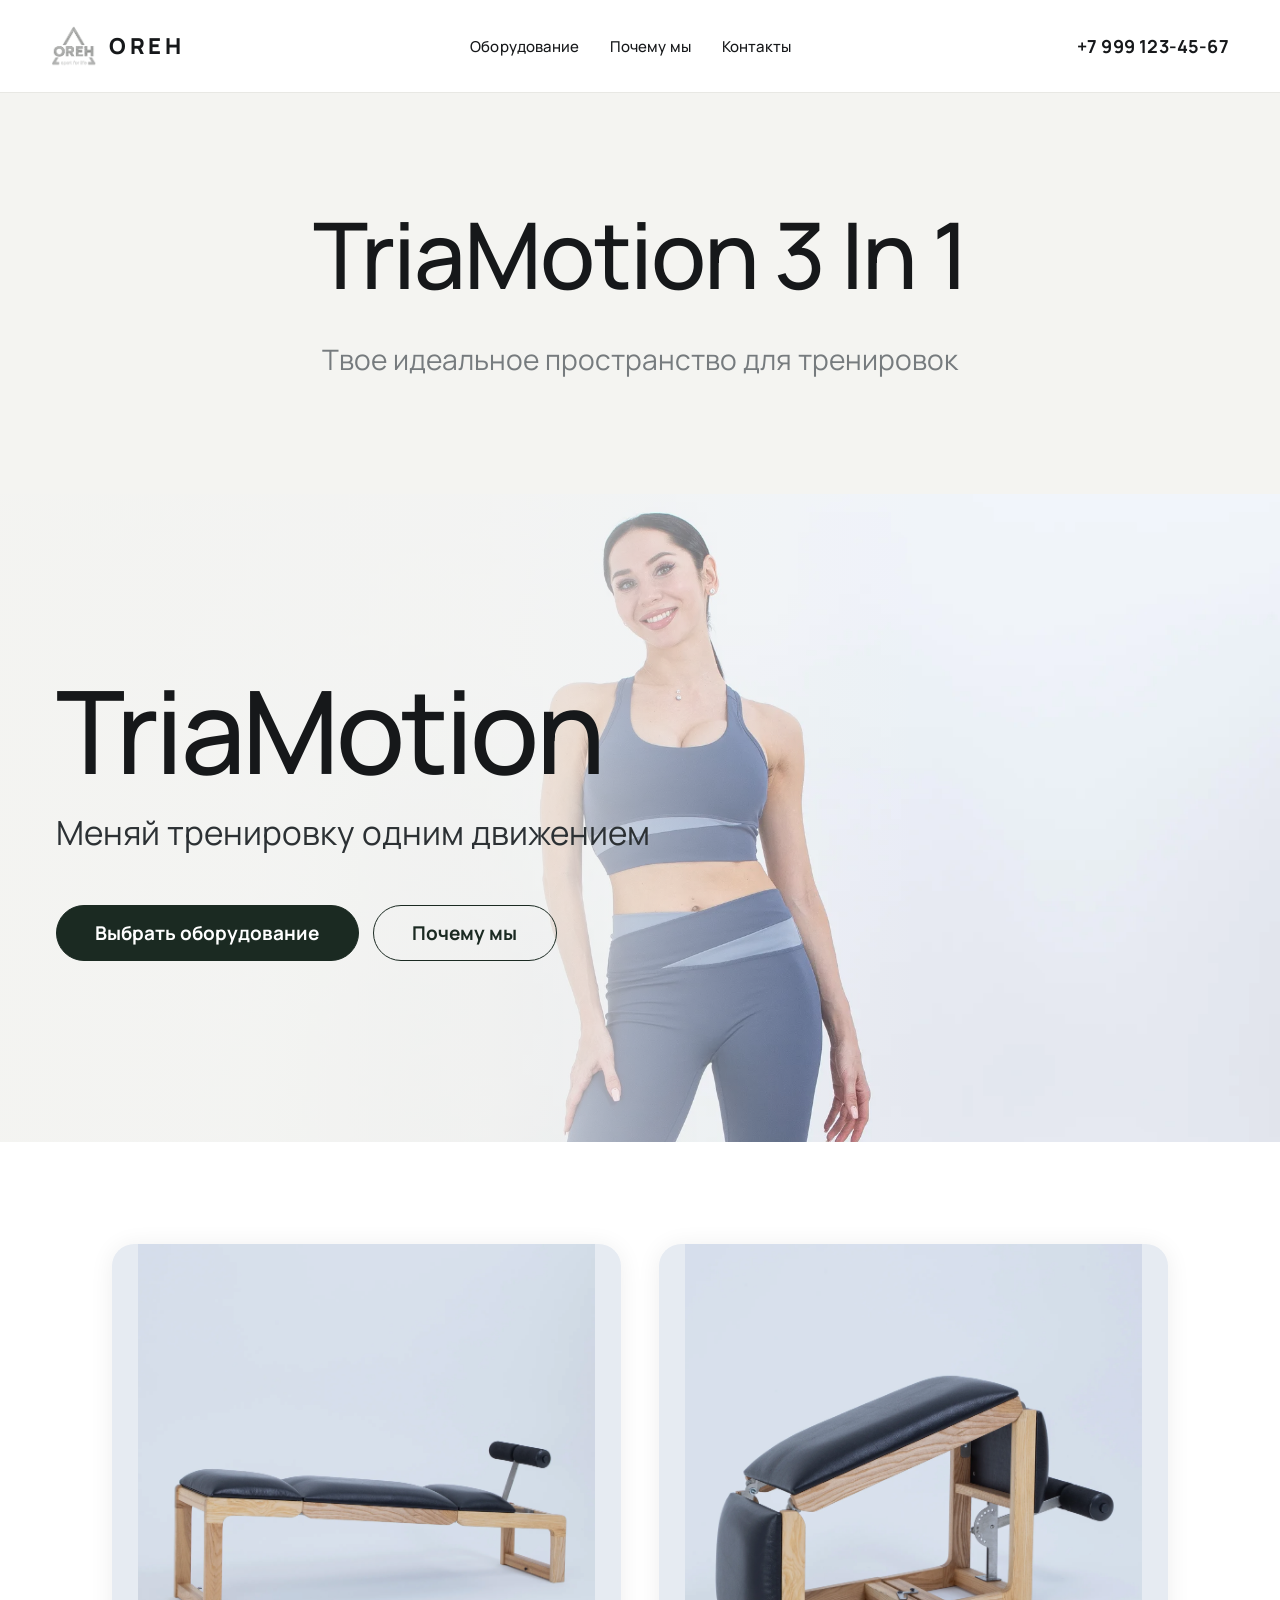
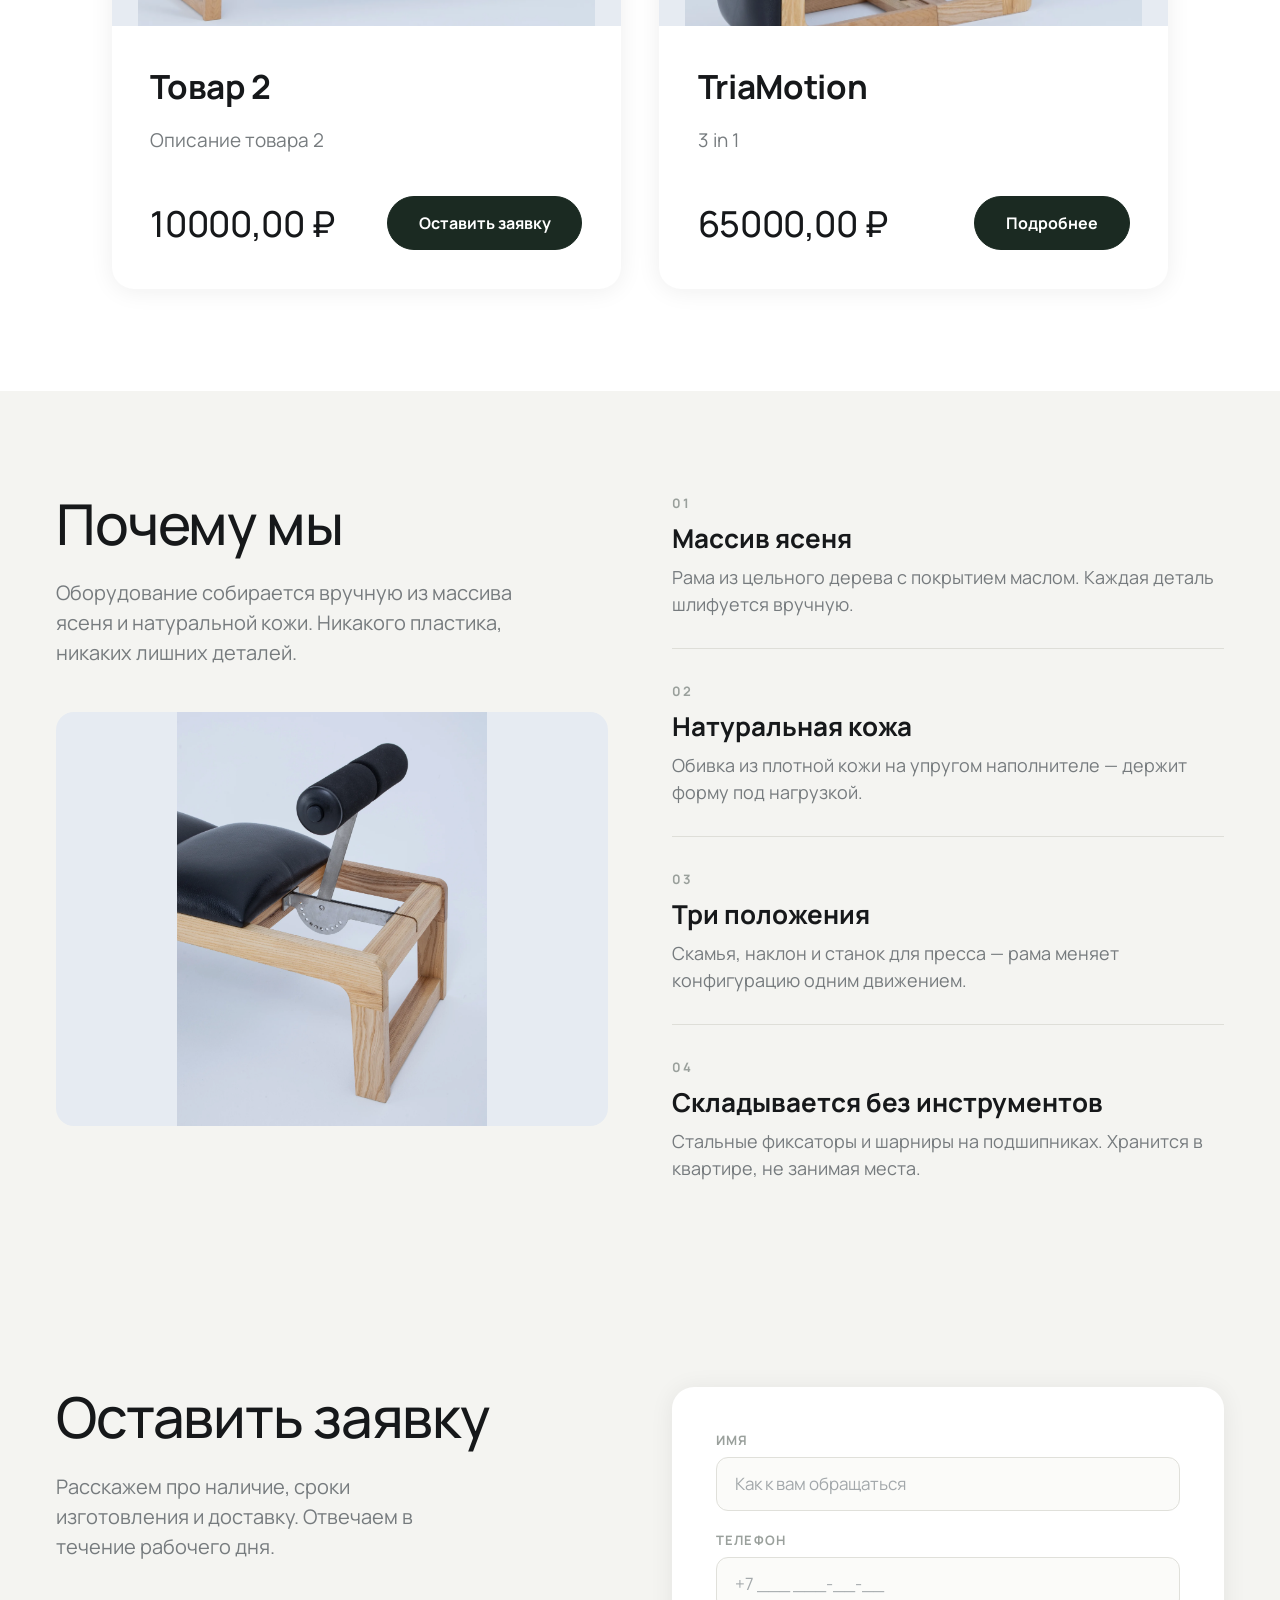
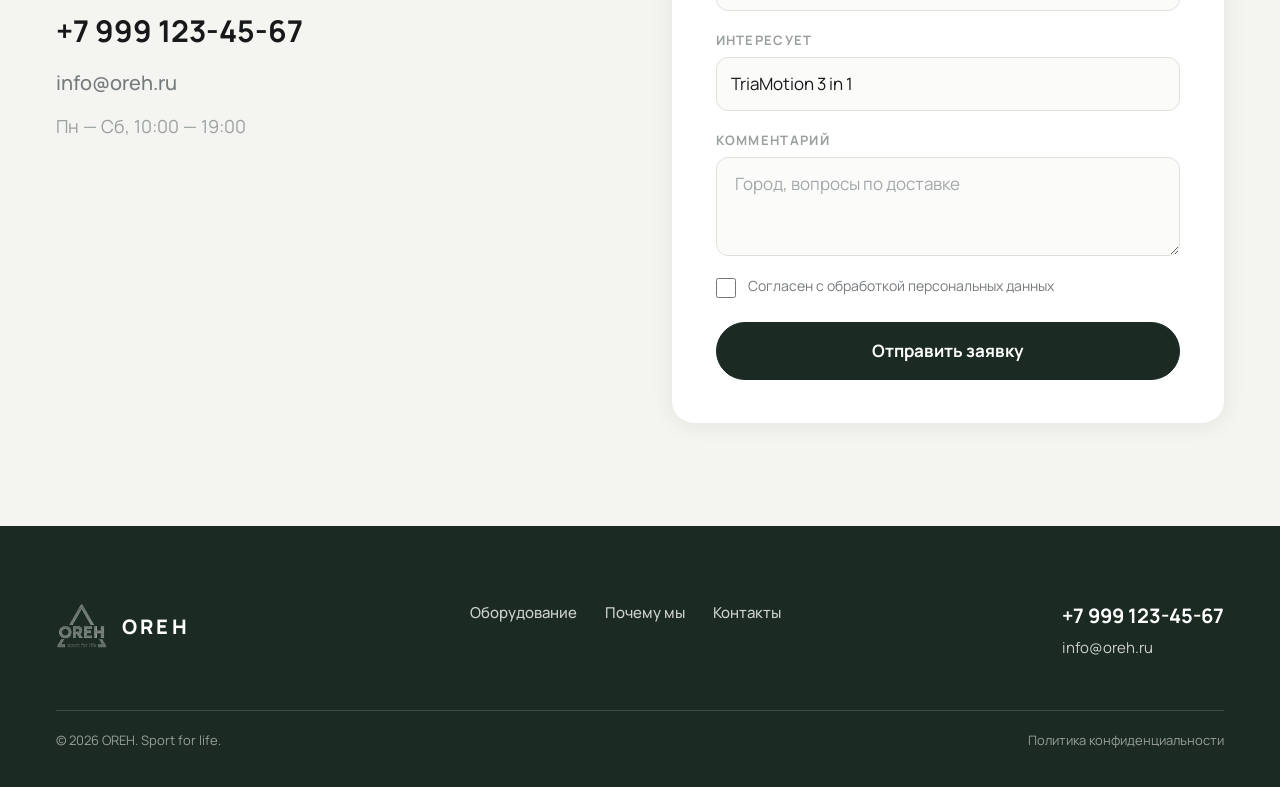
<file: index.html>
<!DOCTYPE html>
<html lang="ru">
<head>
  <meta charset="utf-8" />
  <meta name="viewport" content="width=device-width, initial-scale=1" />
  <title>OREH — TriaMotion 3 in 1</title>
  <meta name="description" content="Спортивное оборудование ручной работы из массива ясеня и натуральной кожи." />

  <link rel="preconnect" href="https://fonts.googleapis.com" />
  <link rel="preconnect" href="https://fonts.gstatic.com" crossorigin />
  <link href="https://fonts.googleapis.com/css2?family=Manrope:wght@400;500;600;700;800&display=swap" rel="stylesheet" />

  <link rel="stylesheet" href="css/style.css" />
  <link rel="stylesheet" href="css/adaptive.css" />
</head>
<body>

  <header class="header">
    <div class="header__inner">
      <a href="#top" class="header__logo">
        <picture>
          <source srcset="assets/logo-dark.webp" type="image/webp" />
          <img src="assets/logo-dark.png" alt="OREH" class="header__logo-icon" />
        </picture>
        <span class="header__logo-text">OREH</span>
      </a>

      <nav class="header__nav">
        <a href="#equipment" class="header__nav-link">Оборудование</a>
        <a href="#why" class="header__nav-link">Почему мы</a>
        <a href="#contacts" class="header__nav-link">Контакты</a>
      </nav>
      <a href="tel:+79991234567" class="header__phone">+7 999 123-45-67</a>

      <div class="header__mobile-actions">
        <a href="tel:+79991234567" class="header__phone--mobile">+7 999 123-45-67</a>
        <button type="button" class="header__burger" aria-label="Меню" data-menu-open>
          <span class="header__burger-line"></span>
          <span class="header__burger-line"></span>
          <span class="header__burger-line"></span>
        </button>
      </div>
    </div>
  </header>

  <div class="mobile-menu" data-mobile-menu>
    <div class="mobile-menu__top">
      <span class="mobile-menu__logo">OREH</span>
      <button type="button" class="mobile-menu__close" aria-label="Закрыть" data-menu-close>&times;</button>
    </div>
    <nav class="mobile-menu__nav">
      <a href="#equipment" class="mobile-menu__nav-link">Оборудование</a>
      <a href="#why" class="mobile-menu__nav-link">Почему мы</a>
      <a href="#contacts" class="mobile-menu__nav-link">Контакты</a>
    </nav>
    <a href="tel:+79991234567" class="mobile-menu__phone">+7 999 123-45-67</a>
  </div>

  <section id="top" class="intro">
    <h1 class="intro__title">TriaMotion 3 In 1</h1>
    <p class="intro__subtitle">Твое идеальное пространство для тренировок</p>
  </section>

  <section class="hero">
    <div class="hero__overlay"></div>
    <div class="hero__inner">
      <div class="hero__content">
        <h2 class="hero__title">TriaMotion</h2>
        <p class="hero__subtitle">Меняй тренировку одним движением</p>
        <div class="hero__actions">
          <a href="#equipment" class="btn btn--primary">Выбрать оборудование</a>
          <a href="#why" class="btn btn--outline">Почему мы</a>
        </div>
      </div>
    </div>
  </section>

  <section id="equipment" class="catalog">
    <div class="container">
      <div class="catalog__grid">

        <article class="product-card">
          <div class="product-card__media">
            <picture>
              <source srcset="assets/tria-side.webp" type="image/webp" />
              <img src="assets/tria-side.jpg" alt="Товар 2" class="product-card__image" loading="lazy" />
            </picture>
          </div>
          <div class="product-card__body">
            <h3 class="product-card__title">Товар 2</h3>
            <p class="product-card__desc">Описание товара 2</p>
            <div class="product-card__footer">
              <span class="product-card__price">10000,00 ₽</span>
              <a href="#contacts" class="btn btn--primary btn--sm">Оставить заявку</a>
            </div>
          </div>
        </article>

        <article class="product-card">
          <div class="product-card__media">
            <picture>
              <source srcset="assets/detail-angle.webp" type="image/webp" />
              <img src="assets/detail-angle.jpg" alt="TriaMotion" class="product-card__image" loading="lazy" />
            </picture>
          </div>
          <div class="product-card__body">
            <h3 class="product-card__title">TriaMotion</h3>
            <p class="product-card__desc">3 in 1</p>
            <div class="product-card__footer">
              <span class="product-card__price">65000,00 ₽</span>
              <a href="triamotion.html" class="btn btn--primary btn--sm">Подробнее</a>
            </div>
          </div>
        </article>

      </div>
    </div>
  </section>

  <section id="why" class="why">
    <div class="why__grid">
      <div>
        <h2 class="why__title">Почему мы</h2>
        <p class="why__text">Оборудование собирается вручную из массива ясеня и натуральной кожи. Никакого пластика, никаких лишних деталей.</p>
        <div class="why__image">
          <picture>
            <source srcset="assets/detail-hinge.webp" type="image/webp" />
            <img src="assets/detail-hinge.jpg" alt="Скамья OREH" loading="lazy" />
          </picture>
        </div>
      </div>
      <div class="why__list">
        <div class="why__item">
          <span class="why__item-number">01</span>
          <h3 class="why__item-title">Массив ясеня</h3>
          <p class="why__item-text">Рама из цельного дерева с покрытием маслом. Каждая деталь шлифуется вручную.</p>
        </div>
        <div class="why__item">
          <span class="why__item-number">02</span>
          <h3 class="why__item-title">Натуральная кожа</h3>
          <p class="why__item-text">Обивка из плотной кожи на упругом наполнителе — держит форму под нагрузкой.</p>
        </div>
        <div class="why__item">
          <span class="why__item-number">03</span>
          <h3 class="why__item-title">Три положения</h3>
          <p class="why__item-text">Скамья, наклон и станок для пресса — рама меняет конфигурацию одним движением.</p>
        </div>
        <div class="why__item">
          <span class="why__item-number">04</span>
          <h3 class="why__item-title">Складывается без инструментов</h3>
          <p class="why__item-text">Стальные фиксаторы и шарниры на подшипниках. Хранится в квартире, не занимая места.</p>
        </div>
      </div>
    </div>
  </section>

  <section id="contacts" class="contact">
    <div class="contact__grid">
      <div>
        <h2 class="contact__title">Оставить заявку</h2>
        <p class="contact__text">Расскажем про наличие, сроки изготовления и доставку. Отвечаем в течение рабочего дня.</p>
        <div class="contact__details">
          <a href="tel:+79991234567" class="contact__phone">+7 999 123-45-67</a>
          <a href="mailto:info@oreh.ru" class="contact__email">info@oreh.ru</a>
          <span class="contact__hours">Пн — Сб, 10:00 — 19:00</span>
        </div>
      </div>

      <div class="contact__panel">
        <div class="form-success is-hidden" data-contact-success>
          <h3 class="form-success__title">Заявка отправлена</h3>
          <p class="form-success__text">Свяжемся с вами в течение рабочего дня.</p>
          <button type="button" class="form-success__btn" data-contact-reset>Отправить ещё одну</button>
        </div>

        <form class="form" data-contact-form>
          <label class="form__field">
            <span class="form__label">ИМЯ</span>
            <input type="text" name="name" required placeholder="Как к вам обращаться" class="form__input" />
          </label>
          <label class="form__field">
            <span class="form__label">ТЕЛЕФОН</span>
            <input type="tel" name="phone" required placeholder="+7 ___ ___-__-__" class="form__input" />
          </label>
          <label class="form__field">
            <span class="form__label">ИНТЕРЕСУЕТ</span>
            <select name="product" class="form__select">
              <option>TriaMotion 3 in 1</option>
              <option>Товар 2</option>
              <option>Другое</option>
            </select>
          </label>
          <label class="form__field">
            <span class="form__label">КОММЕНТАРИЙ</span>
            <textarea name="comment" rows="3" placeholder="Город, вопросы по доставке" class="form__textarea"></textarea>
          </label>
          <label class="form__consent">
            <input type="checkbox" required class="form__checkbox" />
            <span>Согласен с обработкой персональных данных</span>
          </label>
          <button type="submit" class="form__submit">Отправить заявку</button>
        </form>
      </div>
    </div>
  </section>

  <footer class="footer">
    <div class="footer__inner">
      <div class="footer__brand">
        <picture>
          <source srcset="assets/logo-light.webp" type="image/webp" />
          <img src="assets/logo-light.png" alt="OREH" class="footer__logo" loading="lazy" />
        </picture>
        <span class="footer__brand-text">OREH</span>
      </div>
      <nav class="footer__nav">
        <a href="#equipment" class="footer__nav-link">Оборудование</a>
        <a href="#why" class="footer__nav-link">Почему мы</a>
        <a href="#contacts" class="footer__nav-link">Контакты</a>
      </nav>
      <div class="footer__contacts">
        <a href="tel:+79991234567" class="footer__phone">+7 999 123-45-67</a>
        <a href="mailto:info@oreh.ru" class="footer__email">info@oreh.ru</a>
      </div>
    </div>
    <div class="footer__bottom">
      <span>© 2026 OREH. Sport for life.</span>
      <span>Политика конфиденциальности</span>
    </div>
  </footer>

  <script type="module" src="js/main.js"></script>
</body>
</html>
</file>
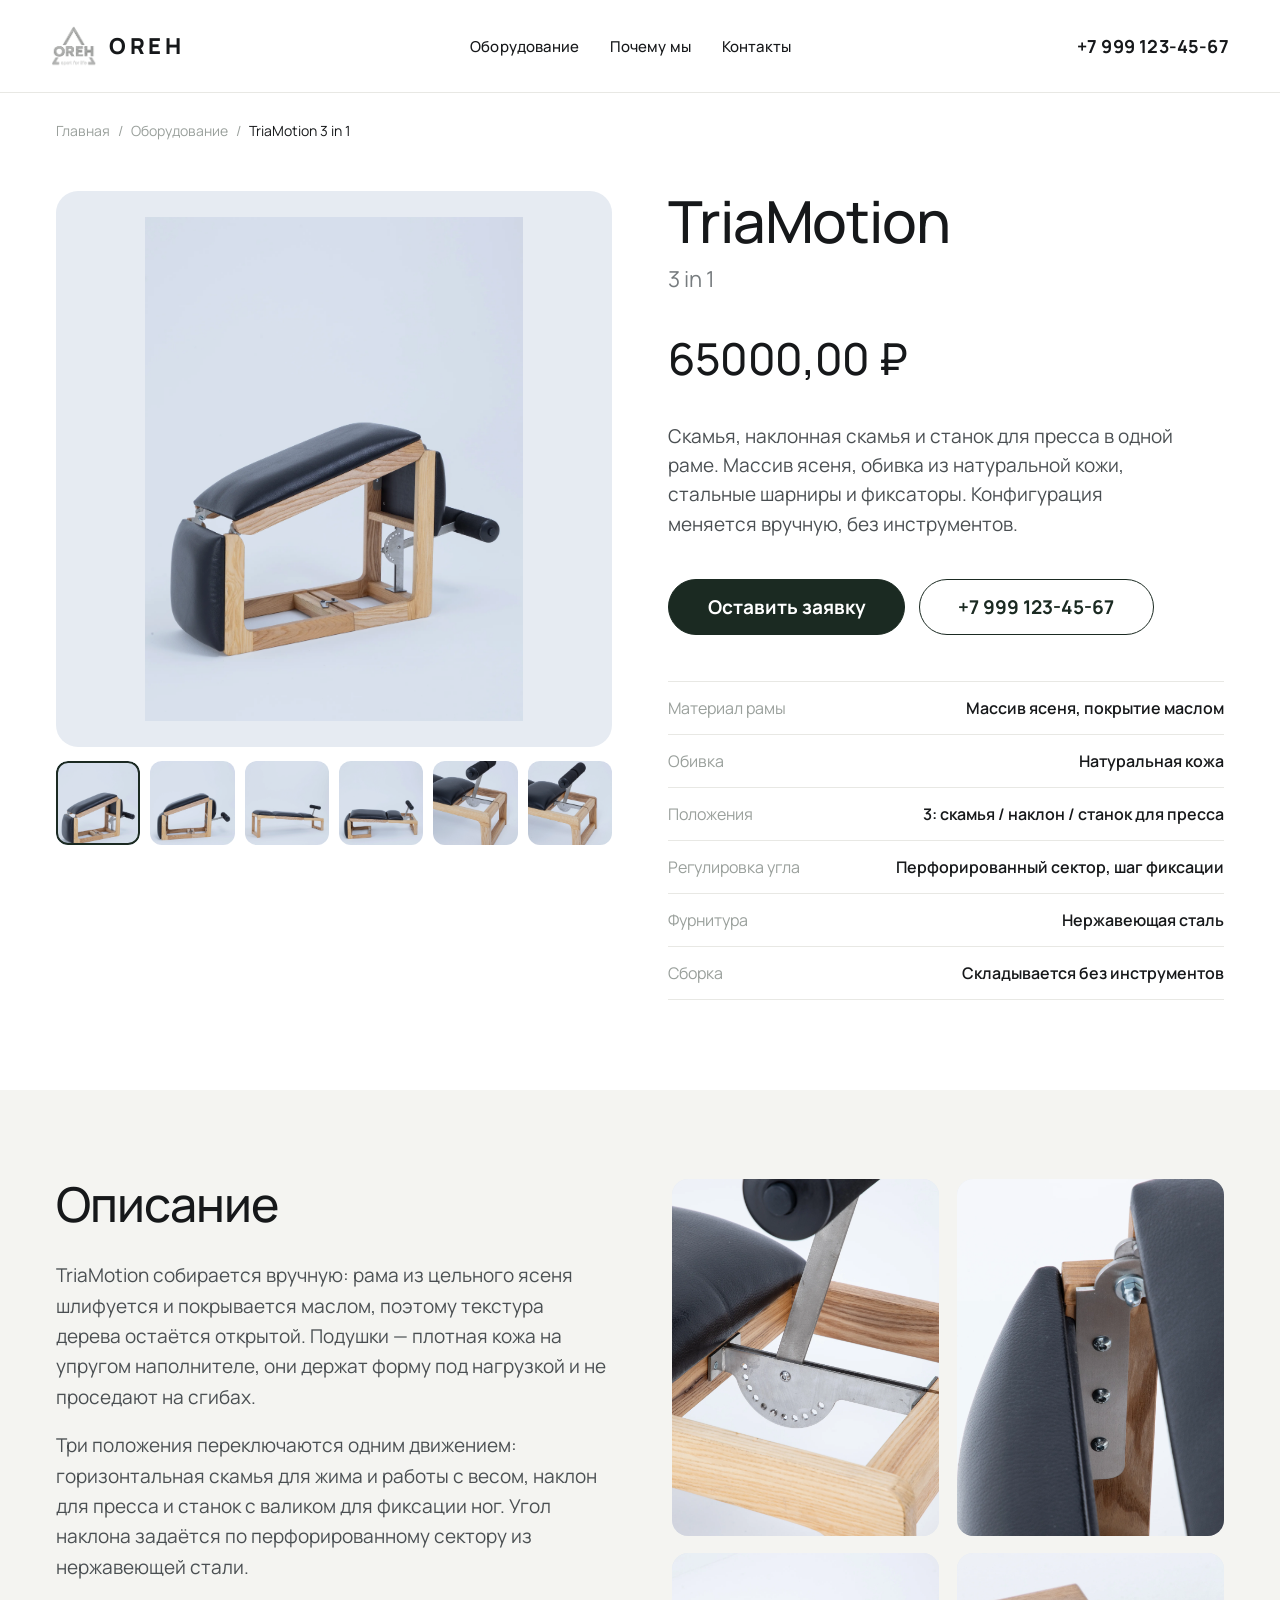
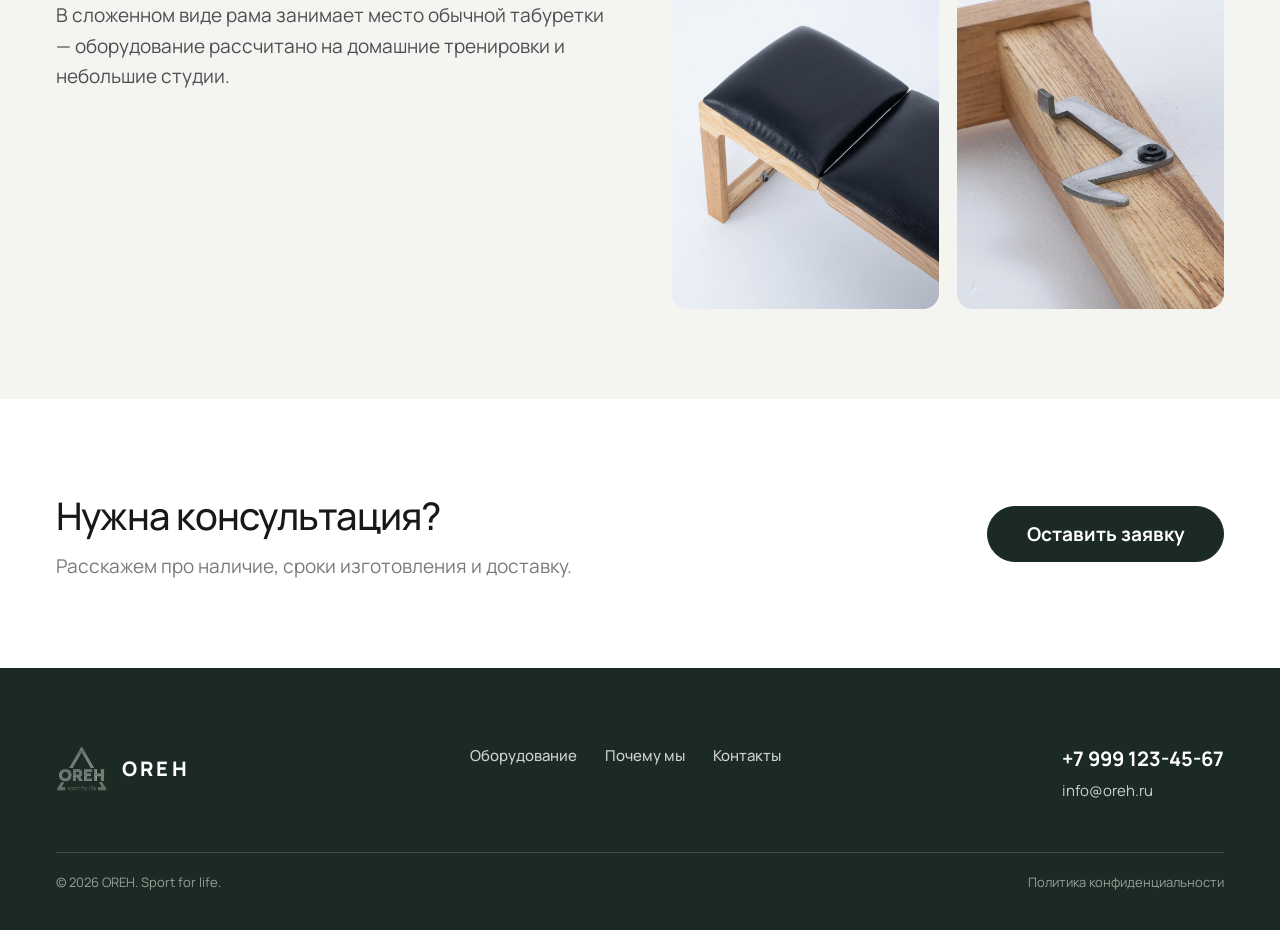
<file: triamotion.html>
<!DOCTYPE html>
<html lang="ru">
<head>
  <meta charset="utf-8" />
  <meta name="viewport" content="width=device-width, initial-scale=1" />
  <title>TriaMotion 3 in 1 — OREH</title>
  <meta name="description" content="Скамья, наклонная скамья и станок для пресса в одной раме. Массив ясеня, натуральная кожа." />

  <link rel="preconnect" href="https://fonts.googleapis.com" />
  <link rel="preconnect" href="https://fonts.gstatic.com" crossorigin />
  <link href="https://fonts.googleapis.com/css2?family=Manrope:wght@400;500;600;700;800&display=swap" rel="stylesheet" />

  <link rel="stylesheet" href="css/style.css" />
  <link rel="stylesheet" href="css/adaptive.css" />
</head>
<body>

  <header class="header">
    <div class="header__inner">
      <a href="index.html" class="header__logo">
        <picture>
          <source srcset="assets/logo-dark.webp" type="image/webp" />
          <img src="assets/logo-dark.png" alt="OREH" class="header__logo-icon" />
        </picture>
        <span class="header__logo-text">OREH</span>
      </a>

      <nav class="header__nav">
        <a href="index.html#equipment" class="header__nav-link">Оборудование</a>
        <a href="index.html#why" class="header__nav-link">Почему мы</a>
        <a href="index.html#contacts" class="header__nav-link">Контакты</a>
      </nav>
      <a href="tel:+79991234567" class="header__phone">+7 999 123-45-67</a>

      <div class="header__mobile-actions">
        <a href="tel:+79991234567" class="header__phone--mobile">+7 999 123-45-67</a>
        <button type="button" class="header__burger" aria-label="Меню" data-menu-open>
          <span class="header__burger-line"></span>
          <span class="header__burger-line"></span>
          <span class="header__burger-line"></span>
        </button>
      </div>
    </div>
  </header>

  <div class="mobile-menu" data-mobile-menu>
    <div class="mobile-menu__top">
      <span class="mobile-menu__logo">OREH</span>
      <button type="button" class="mobile-menu__close" aria-label="Закрыть" data-menu-close>&times;</button>
    </div>
    <nav class="mobile-menu__nav">
      <a href="index.html#equipment" class="mobile-menu__nav-link">Оборудование</a>
      <a href="index.html#why" class="mobile-menu__nav-link">Почему мы</a>
      <a href="index.html#contacts" class="mobile-menu__nav-link">Контакты</a>
    </nav>
    <a href="tel:+79991234567" class="mobile-menu__phone">+7 999 123-45-67</a>
  </div>

  <div class="breadcrumbs">
    <a href="index.html" class="breadcrumbs__link">Главная</a>
    <span>/</span>
    <a href="index.html#equipment" class="breadcrumbs__link">Оборудование</a>
    <span>/</span>
    <span class="breadcrumbs__current">TriaMotion 3 in 1</span>
  </div>

  <section class="product-section">

    <div class="gallery">
      <div class="gallery__main">
        <picture>
          <source srcset="assets/detail-angle.webp" type="image/webp" />
          <img src="assets/detail-angle.jpg" alt="TriaMotion, сложенная рама" class="gallery__image is-active" data-gallery-image="0" />
        </picture>
        <picture>
          <source srcset="assets/bench-flat.webp" type="image/webp" />
          <img src="assets/bench-flat.jpg" alt="TriaMotion, рама сбоку" class="gallery__image" data-gallery-image="1" loading="lazy" />
        </picture>
        <picture>
          <source srcset="assets/tria-side.webp" type="image/webp" />
          <img src="assets/tria-side.jpg" alt="TriaMotion, положение скамьи" class="gallery__image" data-gallery-image="2" loading="lazy" />
        </picture>
        <picture>
          <source srcset="assets/detail-cushion.webp" type="image/webp" />
          <img src="assets/detail-cushion.jpg" alt="TriaMotion, скамья под углом" class="gallery__image" data-gallery-image="3" loading="lazy" />
        </picture>
        <picture>
          <source srcset="assets/detail-hinge.webp" type="image/webp" />
          <img src="assets/detail-hinge.jpg" alt="TriaMotion, станок для пресса" class="gallery__image" data-gallery-image="4" loading="lazy" />
        </picture>
        <picture>
          <source srcset="assets/tria-folded.webp" type="image/webp" />
          <img src="assets/tria-folded.jpg" alt="TriaMotion, наклон и валик" class="gallery__image" data-gallery-image="5" loading="lazy" />
        </picture>
      </div>
      <div class="gallery__thumbs">
        <button type="button" class="gallery__thumb is-active" aria-label="Фото 1" data-gallery-thumb="0">
          <picture>
            <source srcset="assets/detail-angle.webp" type="image/webp" />
            <img src="assets/detail-angle.jpg" alt="" class="gallery__thumb-image" />
          </picture>
          <span class="gallery__thumb-ring"></span>
        </button>
        <button type="button" class="gallery__thumb" aria-label="Фото 2" data-gallery-thumb="1">
          <picture>
            <source srcset="assets/bench-flat.webp" type="image/webp" />
            <img src="assets/bench-flat.jpg" alt="" class="gallery__thumb-image" loading="lazy" />
          </picture>
          <span class="gallery__thumb-ring"></span>
        </button>
        <button type="button" class="gallery__thumb" aria-label="Фото 3" data-gallery-thumb="2">
          <picture>
            <source srcset="assets/tria-side.webp" type="image/webp" />
            <img src="assets/tria-side.jpg" alt="" class="gallery__thumb-image" loading="lazy" />
          </picture>
          <span class="gallery__thumb-ring"></span>
        </button>
        <button type="button" class="gallery__thumb" aria-label="Фото 4" data-gallery-thumb="3">
          <picture>
            <source srcset="assets/detail-cushion.webp" type="image/webp" />
            <img src="assets/detail-cushion.jpg" alt="" class="gallery__thumb-image" loading="lazy" />
          </picture>
          <span class="gallery__thumb-ring"></span>
        </button>
        <button type="button" class="gallery__thumb" aria-label="Фото 5" data-gallery-thumb="4">
          <picture>
            <source srcset="assets/detail-hinge.webp" type="image/webp" />
            <img src="assets/detail-hinge.jpg" alt="" class="gallery__thumb-image" loading="lazy" />
          </picture>
          <span class="gallery__thumb-ring"></span>
        </button>
        <button type="button" class="gallery__thumb" aria-label="Фото 6" data-gallery-thumb="5">
          <picture>
            <source srcset="assets/tria-folded.webp" type="image/webp" />
            <img src="assets/tria-folded.jpg" alt="" class="gallery__thumb-image" loading="lazy" />
          </picture>
          <span class="gallery__thumb-ring"></span>
        </button>
      </div>
    </div>

    <div class="product">
      <h1 class="product__title">TriaMotion</h1>
      <p class="product__subtitle">3 in 1</p>

      <div class="product__price">65000,00 ₽</div>

      <p class="product__description">Скамья, наклонная скамья и станок для пресса в одной раме. Массив ясеня, обивка из натуральной кожи, стальные шарниры и фиксаторы. Конфигурация меняется вручную, без инструментов.</p>

      <div class="product__actions">
        <a href="index.html#contacts" class="btn btn--primary">Оставить заявку</a>
        <a href="tel:+79991234567" class="btn btn--outline">+7 999 123-45-67</a>
      </div>

      <div class="product__specs">
        <div class="product__spec-row">
          <span class="product__spec-label">Материал рамы</span>
          <span class="product__spec-value">Массив ясеня, покрытие маслом</span>
        </div>
        <div class="product__spec-row">
          <span class="product__spec-label">Обивка</span>
          <span class="product__spec-value">Натуральная кожа</span>
        </div>
        <div class="product__spec-row">
          <span class="product__spec-label">Положения</span>
          <span class="product__spec-value">3: скамья / наклон / станок для пресса</span>
        </div>
        <div class="product__spec-row">
          <span class="product__spec-label">Регулировка угла</span>
          <span class="product__spec-value">Перфорированный сектор, шаг фиксации</span>
        </div>
        <div class="product__spec-row">
          <span class="product__spec-label">Фурнитура</span>
          <span class="product__spec-value">Нержавеющая сталь</span>
        </div>
        <div class="product__spec-row">
          <span class="product__spec-label">Сборка</span>
          <span class="product__spec-value">Складывается без инструментов</span>
        </div>
      </div>
    </div>
  </section>

  <section class="about">
    <div class="about__grid">
      <div>
        <h2 class="about__title">Описание</h2>
        <p class="about__text">TriaMotion собирается вручную: рама из цельного ясеня шлифуется и покрывается маслом, поэтому текстура дерева остаётся открытой. Подушки — плотная кожа на упругом наполнителе, они держат форму под нагрузкой и не проседают на сгибах.</p>
        <p class="about__text">Три положения переключаются одним движением: горизонтальная скамья для жима и работы с весом, наклон для пресса и станок с валиком для фиксации ног. Угол наклона задаётся по перфорированному сектору из нержавеющей стали.</p>
        <p class="about__text">В сложенном виде рама занимает место обычной табуретки — оборудование рассчитано на домашние тренировки и небольшие студии.</p>
      </div>
      <div class="about__gallery">
        <div class="about__gallery-item">
          <picture>
            <source srcset="assets/detail-latch.webp" type="image/webp" />
            <img src="assets/detail-latch.jpg" alt="Регулировка угла по сектору" loading="lazy" />
          </picture>
        </div>
        <div class="about__gallery-item">
          <picture>
            <source srcset="assets/detail-roller.webp" type="image/webp" />
            <img src="assets/detail-roller.jpg" alt="Стальной шарнир" loading="lazy" />
          </picture>
        </div>
        <div class="about__gallery-item">
          <picture>
            <source srcset="assets/bench-side.webp" type="image/webp" />
            <img src="assets/bench-side.jpg" alt="Кожаные подушки" loading="lazy" />
          </picture>
        </div>
        <div class="about__gallery-item">
          <picture>
            <source srcset="assets/detail-protractor.webp" type="image/webp" />
            <img src="assets/detail-protractor.jpg" alt="Фиксатор рамы" loading="lazy" />
          </picture>
        </div>
      </div>
    </div>
  </section>

  <section class="cta">
    <div class="cta__inner">
      <div>
        <h2 class="cta__title">Нужна консультация?</h2>
        <p class="cta__text">Расскажем про наличие, сроки изготовления и доставку.</p>
      </div>
      <a href="index.html#contacts" class="btn btn--primary">Оставить заявку</a>
    </div>
  </section>

  <footer class="footer">
    <div class="footer__inner">
      <div class="footer__brand">
        <picture>
          <source srcset="assets/logo-light.webp" type="image/webp" />
          <img src="assets/logo-light.png" alt="OREH" class="footer__logo" loading="lazy" />
        </picture>
        <span class="footer__brand-text">OREH</span>
      </div>
      <nav class="footer__nav">
        <a href="index.html#equipment" class="footer__nav-link">Оборудование</a>
        <a href="index.html#why" class="footer__nav-link">Почему мы</a>
        <a href="index.html#contacts" class="footer__nav-link">Контакты</a>
      </nav>
      <div class="footer__contacts">
        <a href="tel:+79991234567" class="footer__phone">+7 999 123-45-67</a>
        <a href="mailto:info@oreh.ru" class="footer__email">info@oreh.ru</a>
      </div>
    </div>
    <div class="footer__bottom">
      <span>© 2026 OREH. Sport for life.</span>
      <span>Политика конфиденциальности</span>
    </div>
  </footer>

  <script type="module" src="js/main.js"></script>
</body>
</html>
</file>
<file: css/style.css>
/* ==========================================================================
   OREH — базовые стили (десктоп-первый, с fluid-типографикой через clamp)
   Адаптив/медиа-запросы — см. css/adaptive.css
   ========================================================================== */

:root {
  --color-bg: #ffffff;
  --color-bg-soft: #f4f4f1;
  --color-ink: #16181a;
  --color-ink-soft: #2c3134;
  --color-text: #4a4f52;
  --color-muted: #767b7e;
  --color-muted-2: #9aa09c;
  --color-border: #e8e8e4;
  --color-border-soft: #e0e0da;
  --color-border-list: #deded8;
  --color-accent: #1b2a22;
  --color-accent-hover: #2b3f34;
  --color-media-bg: #e6ebf2;
  --color-white: #ffffff;
  --font-family: 'Manrope', Helvetica, Arial, sans-serif;
  --container-max: 1440px;
  --radius-lg: 22px;
  --radius-md: 16px;
  --radius-sm: 12px;
}

/* ---------- reset / base ---------- */

*,
*::before,
*::after {
  box-sizing: border-box;
}

html {
  scroll-behavior: smooth;
}

body {
  margin: 0;
  background: var(--color-bg);
  color: var(--color-ink);
  font-family: var(--font-family);
  -webkit-font-smoothing: antialiased;
  overflow-x: hidden;
}

img {
  max-width: 100%;
}

a {
  color: var(--color-ink);
  text-decoration: none;
}

a:hover {
  color: var(--color-accent-hover);
}

input,
textarea,
button,
select {
  font: inherit;
  color: inherit;
}

::placeholder {
  color: #a3a8ab;
}

.container {
  max-width: var(--container-max);
  margin: 0 auto;
  padding-left: clamp(16px, 5vw, 56px);
  padding-right: clamp(16px, 5vw, 56px);
}

/* ---------- buttons ---------- */

.btn {
  display: inline-flex;
  align-items: center;
  justify-content: center;
  min-height: 56px;
  padding: 0 clamp(24px, 3vw, 40px);
  border-radius: 999px;
  border: 1px solid var(--color-accent);
  font-size: clamp(15px, 1.6vw, 19px);
  font-weight: 700;
  cursor: pointer;
  transition: background-color 0.2s ease, color 0.2s ease;
}

.btn--primary {
  background: var(--color-accent);
  color: var(--color-white);
}

.btn--primary:hover {
  background: var(--color-accent-hover);
  color: var(--color-white);
}

.btn--outline {
  background: transparent;
  color: var(--color-accent);
}

.btn--outline:hover {
  background: var(--color-accent);
  color: var(--color-white);
}

.btn--sm {
  min-height: 54px;
  padding: 0 clamp(22px, 2.4vw, 34px);
  font-size: 16px;
}

/* ---------- header ---------- */

.header {
  position: sticky;
  top: 0;
  z-index: 50;
  background: rgba(255, 255, 255, 0.94);
  backdrop-filter: blur(8px);
  border-bottom: 1px solid var(--color-border);
}

.header__inner {
  max-width: var(--container-max);
  margin: 0 auto;
  padding: 0 clamp(16px, 4vw, 56px);
  height: clamp(64px, 8vw, 92px);
  display: flex;
  align-items: center;
  gap: 24px;
  justify-content: space-between;
}

.header__logo {
  display: flex;
  align-items: center;
  gap: 12px;
  flex: 0 0 auto;
}

.header__logo-icon {
  width: clamp(34px, 4.4vw, 46px);
  height: auto;
  display: block;
}

.header__logo-text {
  font-size: clamp(17px, 2vw, 22px);
  font-weight: 800;
  letter-spacing: 0.16em;
}

.header__nav {
  display: flex;
  align-items: center;
  gap: clamp(18px, 2.4vw, 38px);
}

.header__nav-link {
  font-size: 15px;
  font-weight: 500;
  letter-spacing: 0.01em;
}

.header__phone {
  font-size: clamp(15px, 1.5vw, 18px);
  font-weight: 700;
  letter-spacing: 0.01em;
  white-space: nowrap;
}

.header__mobile-actions {
  display: none;
  align-items: center;
  gap: 14px;
}

.header__phone--mobile {
  font-size: 15px;
  font-weight: 700;
  white-space: nowrap;
}

.header__burger {
  width: 44px;
  height: 44px;
  border: 0;
  background: transparent;
  display: flex;
  flex-direction: column;
  justify-content: center;
  gap: 5px;
  padding: 0 8px;
  cursor: pointer;
}

.header__burger-line {
  display: block;
  height: 2px;
  background: var(--color-ink);
}

/* ---------- mobile menu (overlay) ---------- */

.mobile-menu {
  position: fixed;
  inset: 0;
  z-index: 90;
  background: var(--color-bg-soft);
  display: none;
  flex-direction: column;
  padding: 20px clamp(16px, 6vw, 40px) 40px;
}

.mobile-menu.is-open {
  display: flex;
}

.mobile-menu__top {
  display: flex;
  align-items: center;
  justify-content: space-between;
  height: 64px;
}

.mobile-menu__logo {
  font-size: 18px;
  font-weight: 800;
  letter-spacing: 0.16em;
}

.mobile-menu__close {
  width: 44px;
  height: 44px;
  border: 0;
  background: transparent;
  font-size: 30px;
  line-height: 1;
  cursor: pointer;
}

.mobile-menu__nav {
  display: flex;
  flex-direction: column;
  gap: 8px;
  margin-top: 32px;
}

.mobile-menu__nav-link {
  font-size: 30px;
  font-weight: 600;
  padding: 12px 0;
}

.mobile-menu__phone {
  margin-top: auto;
  font-size: 24px;
  font-weight: 700;
}

/* ---------- intro ---------- */

.intro {
  background: var(--color-bg-soft);
  padding: clamp(56px, 9vw, 130px) clamp(16px, 5vw, 56px) clamp(56px, 9vw, 120px);
  text-align: center;
}

.intro__title {
  margin: 0;
  font-size: clamp(38px, 7.4vw, 92px);
  font-weight: 500;
  letter-spacing: -0.02em;
  line-height: 1.02;
}

.intro__subtitle {
  margin: clamp(20px, 3vw, 40px) auto 0;
  max-width: 760px;
  font-size: clamp(16px, 2.2vw, 30px);
  font-weight: 400;
  color: var(--color-muted);
  line-height: 1.35;
  text-wrap: pretty;
}

/* ---------- hero ---------- */

.hero {
  position: relative;
  min-height: clamp(460px, 72vh, 820px);
  background-image: url('../assets/hero.jpg');
  background-image: image-set(url('../assets/hero.webp') type('image/webp'), url('../assets/hero.jpg') type('image/jpeg'));
  background-size: cover;
  background-position: 50% 36%;
  display: flex;
  align-items: center;
}

.hero__overlay {
  position: absolute;
  inset: 0;
  background: linear-gradient(90deg, rgba(244, 244, 241, 0.96) 0%, rgba(244, 244, 241, 0.82) 38%, rgba(244, 244, 241, 0) 72%);
}

.hero__inner {
  position: relative;
  width: 100%;
  max-width: var(--container-max);
  margin: 0 auto;
  padding: clamp(40px, 6vw, 80px) clamp(16px, 5vw, 56px);
}

.hero__content {
  max-width: 640px;
}

.hero__title {
  margin: 0;
  font-size: clamp(44px, 9vw, 118px);
  font-weight: 500;
  letter-spacing: -0.03em;
  line-height: 0.98;
}

.hero__subtitle {
  margin: clamp(14px, 2vw, 26px) 0 0;
  font-size: clamp(17px, 2.6vw, 34px);
  font-weight: 400;
  color: var(--color-ink-soft);
  line-height: 1.25;
  text-wrap: pretty;
}

.hero__actions {
  display: flex;
  flex-wrap: wrap;
  gap: 14px;
  margin-top: clamp(28px, 4vw, 52px);
}

/* ---------- catalog ---------- */

.catalog {
  scroll-margin-top: 96px;
  background: var(--color-bg);
  padding: clamp(56px, 8vw, 120px) clamp(16px, 5vw, 56px);
}

.catalog__grid {
  display: grid;
  grid-template-columns: repeat(auto-fit, minmax(300px, 1fr));
  gap: clamp(20px, 3vw, 44px);
}

.product-card {
  background: var(--color-white);
  border-radius: var(--radius-lg);
  box-shadow: 0 2px 24px rgba(22, 24, 26, 0.07);
  overflow: hidden;
  display: flex;
  flex-direction: column;
}

.product-card__media {
  background: var(--color-media-bg);
  aspect-ratio: 4 / 3;
  flex: 0 0 auto;
  min-height: 0;
  overflow: hidden;
  display: flex;
  align-items: center;
  justify-content: center;
  padding: clamp(10px, 2vw, 26px);
}

.product-card__image {
  width: 100%;
  height: 100%;
  object-fit: contain;
  mix-blend-mode: multiply;
}

.product-card__body {
  padding: clamp(22px, 3vw, 40px);
  display: flex;
  flex-direction: column;
  gap: clamp(10px, 1.4vw, 18px);
  flex: 1;
}

.product-card__title {
  margin: 0;
  font-size: clamp(24px, 2.6vw, 34px);
  font-weight: 700;
  letter-spacing: -0.01em;
}

.product-card__desc {
  margin: 0;
  font-size: clamp(15px, 1.6vw, 19px);
  color: var(--color-muted);
}

.product-card__footer {
  display: flex;
  flex-wrap: wrap;
  align-items: center;
  justify-content: space-between;
  gap: 16px;
  margin-top: auto;
  padding-top: clamp(14px, 2vw, 26px);
}

.product-card__price {
  font-size: clamp(24px, 2.8vw, 36px);
  font-weight: 500;
  letter-spacing: -0.01em;
  white-space: nowrap;
}

/* ---------- why ---------- */

.why {
  scroll-margin-top: 96px;
  background: var(--color-bg-soft);
  padding: clamp(56px, 8vw, 120px) clamp(16px, 5vw, 56px);
}

.why__grid {
  max-width: var(--container-max);
  margin: 0 auto;
  display: grid;
  grid-template-columns: repeat(auto-fit, minmax(320px, 1fr));
  gap: clamp(32px, 5vw, 80px);
  align-items: start;
}

.why__title {
  margin: 0;
  font-size: clamp(30px, 4.4vw, 58px);
  font-weight: 500;
  letter-spacing: -0.02em;
  line-height: 1.05;
}

.why__text {
  margin: clamp(16px, 2vw, 28px) 0 0;
  max-width: 460px;
  font-size: clamp(16px, 1.8vw, 20px);
  color: var(--color-muted);
  line-height: 1.5;
  text-wrap: pretty;
}

.why__image {
  margin-top: clamp(28px, 4vw, 44px);
  border-radius: 18px;
  overflow: hidden;
  background: var(--color-media-bg);
  aspect-ratio: 4 / 3;
}

.why__image img {
  width: 100%;
  height: 100%;
  object-fit: contain;
  display: block;
  mix-blend-mode: multiply;
}

.why__list {
  display: grid;
  gap: clamp(20px, 2.6vw, 34px);
}

.why__item {
  display: grid;
  gap: 8px;
  padding-bottom: clamp(18px, 2.4vw, 30px);
  border-bottom: 1px solid var(--color-border-list);
}

.why__item:last-child {
  padding-bottom: 0;
  border-bottom: 0;
}

.why__item-number {
  font-size: 13px;
  font-weight: 700;
  letter-spacing: 0.14em;
  color: var(--color-muted-2);
}

.why__item-title {
  margin: 0;
  font-size: clamp(20px, 2.2vw, 26px);
  font-weight: 700;
}

.why__item-text {
  margin: 0;
  font-size: clamp(15px, 1.6vw, 18px);
  color: var(--color-muted);
  line-height: 1.5;
}

/* ---------- contact ---------- */

.contact {
  scroll-margin-top: 96px;
  background: var(--color-bg-soft);
  padding: clamp(56px, 8vw, 120px) clamp(16px, 5vw, 56px);
}

.contact__grid {
  max-width: var(--container-max);
  margin: 0 auto;
  display: grid;
  grid-template-columns: repeat(auto-fit, minmax(320px, 1fr));
  gap: clamp(32px, 5vw, 90px);
  align-items: start;
}

.contact__title {
  margin: 0;
  font-size: clamp(30px, 4.4vw, 58px);
  font-weight: 500;
  letter-spacing: -0.02em;
  line-height: 1.05;
}

.contact__text {
  margin: clamp(16px, 2vw, 28px) 0 0;
  max-width: 420px;
  font-size: clamp(16px, 1.8vw, 20px);
  color: var(--color-muted);
  line-height: 1.5;
  text-wrap: pretty;
}

.contact__details {
  margin-top: clamp(28px, 4vw, 48px);
  display: grid;
  gap: 18px;
}

.contact__phone {
  font-size: clamp(22px, 2.6vw, 30px);
  font-weight: 700;
}

.contact__email {
  font-size: clamp(16px, 1.8vw, 20px);
  font-weight: 500;
  color: var(--color-muted);
}

.contact__hours {
  font-size: clamp(15px, 1.6vw, 18px);
  color: var(--color-muted-2);
}

.contact__panel {
  background: var(--color-white);
  border-radius: var(--radius-lg);
  box-shadow: 0 2px 24px rgba(22, 24, 26, 0.07);
  padding: clamp(22px, 3.4vw, 48px);
}

.is-hidden {
  display: none !important;
}

/* ---------- form ---------- */

.form {
  display: grid;
  gap: clamp(14px, 1.8vw, 20px);
}

.form__field {
  display: grid;
  gap: 8px;
}

.form__label {
  font-size: 13px;
  font-weight: 700;
  letter-spacing: 0.1em;
  color: var(--color-muted-2);
}

.form__input,
.form__select,
.form__textarea {
  min-height: 54px;
  padding: 0 18px;
  border: 1px solid var(--color-border-soft);
  border-radius: var(--radius-sm);
  background: #fbfbf9;
  font-size: 17px;
  outline: none;
  transition: border-color 0.2s ease, background-color 0.2s ease;
}

.form__input:focus,
.form__select:focus,
.form__textarea:focus {
  border-color: var(--color-accent);
  background: var(--color-white);
}

.form__select {
  padding: 0 14px;
  appearance: none;
}

.form__textarea {
  min-height: 0;
  padding: 14px 18px;
  resize: vertical;
  font-family: inherit;
}

.form__consent {
  display: flex;
  align-items: flex-start;
  gap: 12px;
  font-size: 14px;
  color: var(--color-muted);
  line-height: 1.45;
  cursor: pointer;
}

.form__checkbox {
  width: 20px;
  height: 20px;
  margin: 2px 0 0;
  accent-color: var(--color-accent);
  flex: 0 0 auto;
}

.form__submit {
  min-height: 58px;
  margin-top: 4px;
  border-radius: 999px;
  border: 1px solid var(--color-accent);
  background: var(--color-accent);
  color: var(--color-white);
  font-size: 17px;
  font-weight: 700;
  cursor: pointer;
  transition: background-color 0.2s ease;
}

.form__submit:hover {
  background: var(--color-accent-hover);
}

.form-success {
  display: grid;
  gap: 14px;
  padding: clamp(20px, 4vw, 48px) 0;
  text-align: center;
}

.form-success__title {
  margin: 0;
  font-size: clamp(22px, 2.6vw, 30px);
  font-weight: 700;
}

.form-success__text {
  margin: 0;
  font-size: 17px;
  color: var(--color-muted);
}

.form-success__btn {
  justify-self: center;
  margin-top: 8px;
  min-height: 50px;
  padding: 0 28px;
  border-radius: 999px;
  border: 1px solid var(--color-accent);
  background: transparent;
  font-weight: 700;
  cursor: pointer;
}

/* ---------- footer ---------- */

.footer {
  background: var(--color-accent);
  color: var(--color-white);
  padding: clamp(44px, 6vw, 80px) clamp(16px, 5vw, 56px) clamp(28px, 3vw, 44px);
}

.footer__inner {
  max-width: var(--container-max);
  margin: 0 auto;
  display: flex;
  flex-wrap: wrap;
  gap: clamp(28px, 5vw, 80px);
  justify-content: space-between;
  align-items: flex-start;
}

.footer__brand {
  display: flex;
  align-items: center;
  gap: 14px;
}

.footer__logo {
  width: 52px;
  height: auto;
  display: block;
}

.footer__brand-text {
  font-size: 20px;
  font-weight: 800;
  letter-spacing: 0.16em;
}

.footer__nav {
  display: flex;
  flex-wrap: wrap;
  gap: 14px 28px;
}

.footer__nav-link {
  color: rgba(255, 255, 255, 0.78);
  font-size: 15px;
  font-weight: 500;
}

.footer__nav-link:hover {
  color: var(--color-white);
}

.footer__contacts {
  display: grid;
  gap: 8px;
}

.footer__phone {
  color: var(--color-white);
  font-size: 20px;
  font-weight: 700;
}

.footer__phone:hover {
  color: var(--color-white);
}

.footer__email {
  color: rgba(255, 255, 255, 0.78);
  font-size: 15px;
}

.footer__email:hover {
  color: var(--color-white);
}

.footer__bottom {
  max-width: var(--container-max);
  margin: clamp(32px, 4vw, 56px) auto 0;
  padding-top: 20px;
  border-top: 1px solid rgba(255, 255, 255, 0.16);
  display: flex;
  flex-wrap: wrap;
  gap: 12px 24px;
  justify-content: space-between;
  font-size: 13px;
  color: rgba(255, 255, 255, 0.55);
}

/* ---------- breadcrumbs (product page) ---------- */

.breadcrumbs {
  max-width: var(--container-max);
  margin: 0 auto;
  padding: clamp(16px, 2.4vw, 28px) clamp(16px, 5vw, 56px) 0;
  font-size: 14px;
  color: var(--color-muted-2);
  display: flex;
  flex-wrap: wrap;
  gap: 8px;
}

.breadcrumbs__link {
  color: var(--color-muted-2);
}

.breadcrumbs__current {
  color: var(--color-ink);
}

/* ---------- product page ---------- */

.product-section {
  max-width: var(--container-max);
  margin: 0 auto;
  padding: clamp(24px, 4vw, 56px) clamp(16px, 5vw, 56px) clamp(48px, 7vw, 100px);
  display: grid;
  grid-template-columns: repeat(auto-fit, minmax(340px, 1fr));
  gap: clamp(28px, 4.4vw, 72px);
  align-items: start;
}

.gallery {
  display: grid;
  gap: 14px;
}

.gallery__main {
  position: relative;
  background: var(--color-media-bg);
  border-radius: var(--radius-lg);
  overflow: hidden;
  aspect-ratio: 1 / 1;
  padding: clamp(10px, 2vw, 28px);
}

.gallery__image {
  width: 100%;
  height: 100%;
  object-fit: contain;
  mix-blend-mode: multiply;
  display: none;
}

.gallery__image.is-active {
  display: block;
}

.gallery__thumbs {
  display: grid;
  grid-template-columns: repeat(auto-fit, minmax(84px, 1fr));
  gap: 10px;
}

.gallery__thumb {
  position: relative;
  border: 0;
  padding: 0;
  background: var(--color-media-bg);
  border-radius: var(--radius-sm);
  overflow: hidden;
  aspect-ratio: 1 / 1;
  cursor: pointer;
}

.gallery__thumb-image {
  width: 100%;
  height: 100%;
  object-fit: cover;
  display: block;
  mix-blend-mode: multiply;
}

.gallery__thumb-ring {
  position: absolute;
  inset: 0;
  border: 2px solid var(--color-accent);
  border-radius: var(--radius-sm);
  display: none;
}

.gallery__thumb.is-active .gallery__thumb-ring {
  display: block;
}

.product {
  /* wrapper for product info column */
}

.product__title {
  margin: 0;
  font-size: clamp(32px, 4.6vw, 58px);
  font-weight: 500;
  letter-spacing: -0.02em;
  line-height: 1.04;
}

.product__subtitle {
  margin: 12px 0 0;
  font-size: clamp(17px, 2vw, 22px);
  color: var(--color-muted);
}

.product__price {
  margin: clamp(22px, 3vw, 34px) 0;
  font-size: clamp(30px, 3.6vw, 44px);
  font-weight: 500;
  letter-spacing: -0.01em;
}

.product__description {
  margin: 0;
  max-width: 520px;
  font-size: clamp(16px, 1.8vw, 19px);
  color: var(--color-text);
  line-height: 1.55;
  text-wrap: pretty;
}

.product__actions {
  display: flex;
  flex-wrap: wrap;
  gap: 14px;
  margin-top: clamp(26px, 3.6vw, 40px);
}

.product__specs {
  margin-top: clamp(30px, 4vw, 46px);
  border-top: 1px solid var(--color-border);
}

.product__spec-row {
  display: flex;
  justify-content: space-between;
  gap: 20px;
  padding: 15px 0;
  border-bottom: 1px solid var(--color-border);
  font-size: 16px;
}

.product__spec-label {
  color: var(--color-muted-2);
}

.product__spec-value {
  font-weight: 600;
  text-align: right;
}

/* ---------- about (description section on product page) ---------- */

.about {
  background: var(--color-bg-soft);
  padding: clamp(48px, 7vw, 110px) clamp(16px, 5vw, 56px);
}

.about__grid {
  max-width: var(--container-max);
  margin: 0 auto;
  display: grid;
  grid-template-columns: repeat(auto-fit, minmax(320px, 1fr));
  gap: clamp(28px, 5vw, 80px);
  align-items: start;
}

.about__title {
  margin: 0;
  font-size: clamp(28px, 3.8vw, 48px);
  font-weight: 500;
  letter-spacing: -0.02em;
  line-height: 1.06;
}

.about__text {
  margin: clamp(18px, 2.4vw, 30px) 0 0;
  font-size: clamp(16px, 1.8vw, 19px);
  color: var(--color-text);
  line-height: 1.6;
  text-wrap: pretty;
}

.about__text + .about__text {
  margin-top: 18px;
}

.about__gallery {
  display: grid;
  grid-template-columns: repeat(auto-fit, minmax(180px, 1fr));
  gap: clamp(10px, 1.4vw, 18px);
}

.about__gallery-item {
  background: var(--color-media-bg);
  border-radius: var(--radius-md);
  overflow: hidden;
  aspect-ratio: 3 / 4;
}

.about__gallery-item img {
  width: 100%;
  height: 100%;
  object-fit: cover;
  display: block;
}

/* ---------- cta (product page) ---------- */

.cta {
  background: var(--color-bg);
  padding: clamp(48px, 7vw, 100px) clamp(16px, 5vw, 56px);
}

.cta__inner {
  max-width: var(--container-max);
  margin: 0 auto;
  display: flex;
  flex-wrap: wrap;
  align-items: center;
  justify-content: space-between;
  gap: 24px;
}

.cta__title {
  margin: 0;
  font-size: clamp(24px, 3vw, 38px);
  font-weight: 500;
  letter-spacing: -0.02em;
}

.cta__text {
  margin: 12px 0 0;
  font-size: clamp(15px, 1.7vw, 19px);
  color: var(--color-muted);
}
</file>
<file: css/adaptive.css>
/* ==========================================================================
   OREH — адаптив
   Брейкпоинты: 1200 / 979 (переключение навигации) / 680 / 480 / 360
   Основная типографика/отступы уже фluid (clamp) в style.css — здесь только
   структурные и UX-правки под конкретные размеры экрана.
   ========================================================================== */

/* ---------- ≤1200px: чуть плотнее контентные секции ---------- */

@media (max-width: 1200px) {
  .hero__content {
    max-width: 560px;
  }
}

/* ---------- ≤979px: мобильная навигация вместо десктопной ---------- */

@media (max-width: 979px) {
  .header__nav,
  .header__phone {
    display: none;
  }

  .header__mobile-actions {
    display: flex;
  }

  .hero {
    min-height: clamp(420px, 62vh, 620px);
  }

  .hero__content {
    max-width: 520px;
  }

  .catalog__grid,
  .why__grid,
  .contact__grid,
  .about__grid,
  .product-section {
    row-gap: clamp(28px, 5vw, 48px);
  }
}

/* ---------- ≥980px: скрываем мобильный блок и оверлей меню ---------- */

@media (min-width: 980px) {
  .mobile-menu {
    display: none !important;
  }
}

/* ---------- ≤680px: планшет/крупный телефон ---------- */

@media (max-width: 680px) {
  .header__inner {
    gap: 12px;
  }

  .hero__actions,
  .product-card__footer,
  .product__actions {
    flex-direction: column;
    align-items: stretch;
  }

  .hero__actions .btn,
  .product__actions .btn {
    width: 100%;
  }

  .product-card__footer {
    align-items: stretch;
  }

  .product-card__price {
    text-align: center;
  }

  .footer__inner {
    flex-direction: column;
    gap: 28px;
  }

  .footer__bottom {
    flex-direction: column;
    gap: 8px;
  }

  .cta__inner {
    flex-direction: column;
    align-items: flex-start;
  }

  .cta__inner .btn {
    width: 100%;
  }

  .breadcrumbs {
    font-size: 13px;
  }
}

/* ---------- ≤480px: телефон ---------- */

@media (max-width: 480px) {
  .intro {
    padding-left: 16px;
    padding-right: 16px;
  }

  .hero {
    min-height: clamp(380px, 56vh, 520px);
    align-items: flex-end;
  }

  .hero__overlay {
    background: linear-gradient(180deg, rgba(244, 244, 241, 0.55) 0%, rgba(244, 244, 241, 0.97) 62%, rgba(244, 244, 241, 0.99) 100%);
  }

  .hero__inner {
    padding-bottom: 32px;
  }

  .hero__content {
    max-width: none;
  }

  .why__item {
    padding-bottom: 20px;
  }

  .contact__panel {
    padding: 22px 18px;
  }

  .gallery__thumbs {
    grid-template-columns: repeat(4, 1fr);
  }
}

/* ---------- ≤360px: совсем маленькие экраны ---------- */

@media (max-width: 360px) {
  .header__phone--mobile {
    display: none;
  }

  .header__mobile-actions {
    gap: 8px;
  }

  .mobile-menu__nav-link {
    font-size: 24px;
  }

  .mobile-menu__phone {
    font-size: 20px;
  }

  .gallery__thumbs {
    grid-template-columns: repeat(3, 1fr);
  }
}
</file>
